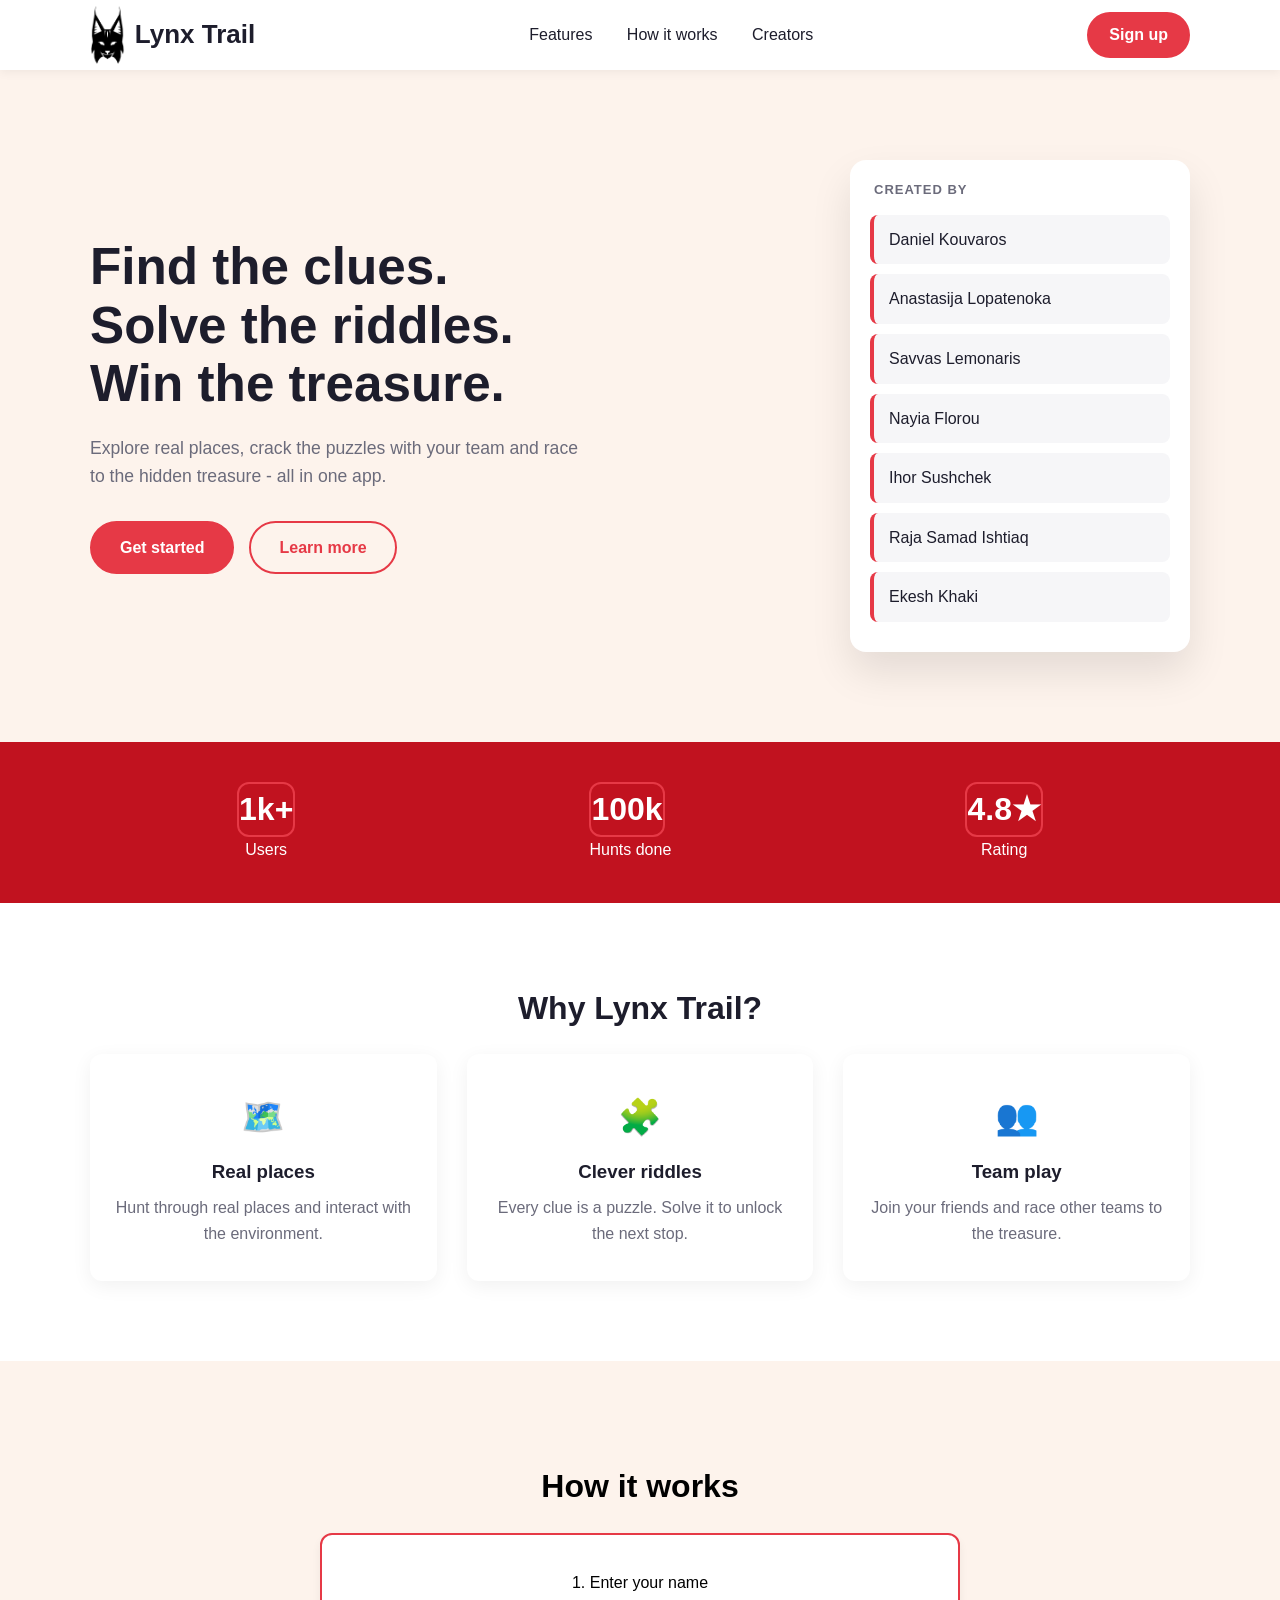
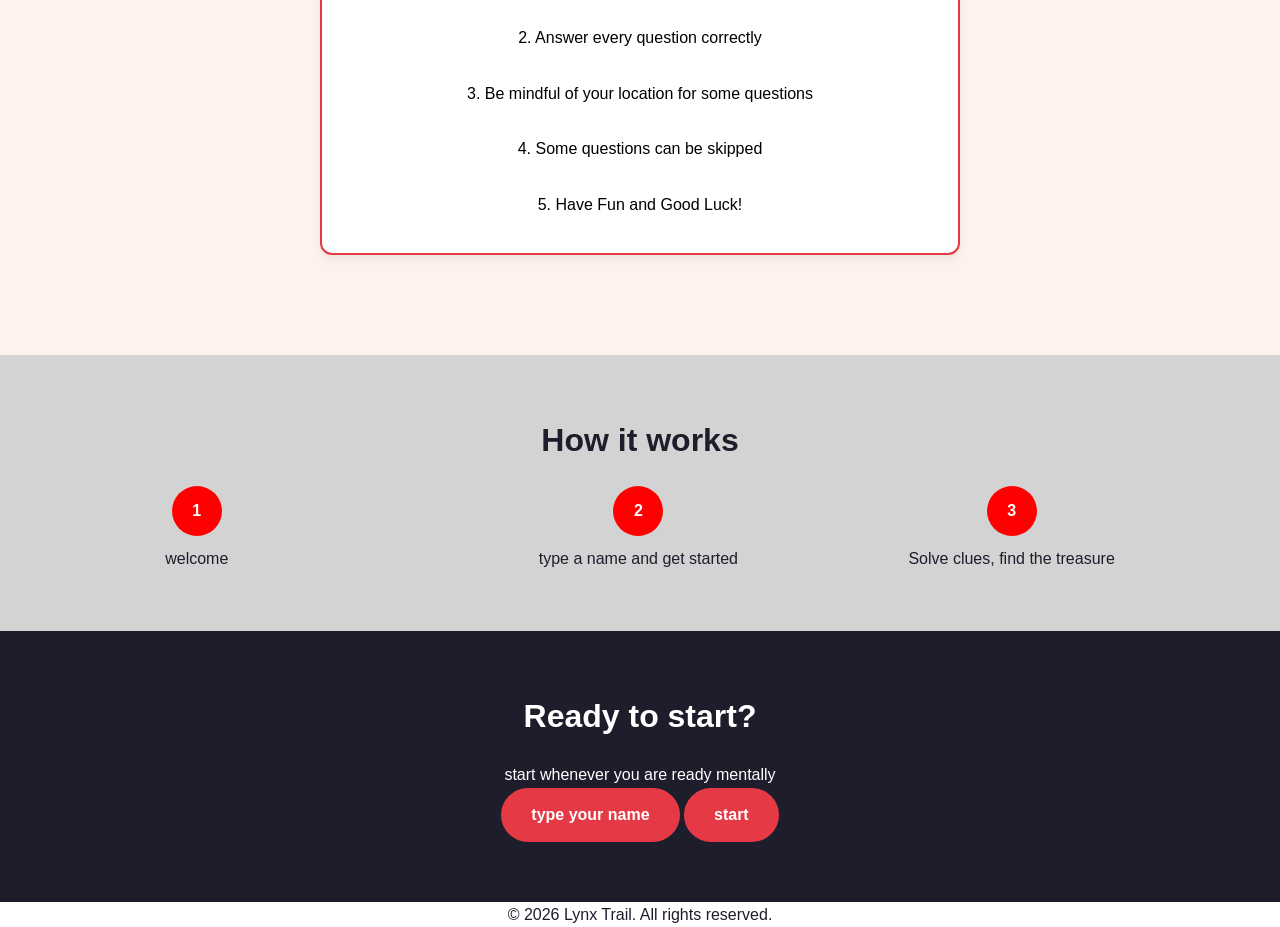
<file: index.html>
<!DOCTYPE html>
<html lang="en">
<head>
    <meta charset="UTF-8">
    <meta name="viewport" content="width=device-width, initial-scale=1.0"> 
    <title>Lynx Trail</title>
    <link rel="stylesheet" href="style.css">
</head>
<body>
    <!-- ======== HEADER ======== -->
    <header class="header-bar">
        <div class="container header-inner">
            <a href="#" class="logo">
                <img src="images/logo.png" alt="Lynx logo">Lynx Trail</a>
            <nav class="header-links">
                <a href="#features">Features</a>
                <a href="#how">How it works</a> <!--For future blocks of (Features,how and creators)-->
                <a href="#developers">Creators</a>
            </nav>
            <a href="#start" class="btn btn-small">Sign up</a> <!--Also for future use-->
        </div>
    </header>

    <!--======== FIRST BLOCK ========= -->
    <section class="first-block">
    <div class="container first-block-inner">
        <div class="first-block-text">
            <h1>Find the clues. <br>Solve the riddles. <br>Win the treasure.</h1>
            <p>Explore real places, crack the puzzles with your team and race to the hidden treasure - all in one app.</p>
            <div class="first-block-buttons">
                <a href="#start" class="btn">Get started</a>
                <a href="#features" class="btn btn-outline">Learn more</a>
            </div>
        </div>

        <div class="mockup">
            <div class="mockup-title">Created by </div>
            <div class="dev-name">Daniel Kouvaros</div>
            <div class="dev-name">Anastasija Lopatenoka</div>
            <div class="dev-name">Savvas Lemonaris</div>
            <div class="dev-name">Nayia Florou</div>
            <div class="dev-name">Ihor Sushchek</div>
            <div class="dev-name">Raja Samad Ishtiaq</div>
            <div class="dev-name">Ekesh Khaki</div>
        </div>
    </div>
    </section>

    <!-- =========== STATS BAND ========== -->
    <section class="band">
        <div class="container stats">
            <div><strong>1k+</strong><span>Users</span></div>
            <div><strong>100k</strong><span>Hunts done</span></div>
            <div><strong>4.8&#9733;</strong><span>Rating</span></div>
        </div>
    </section>

    <!-- ======= FEATURES ========= -->
     <section id="features" class="features">
        <div class="container">
            <h2>Why Lynx Trail?</h2>
            <div class="cards">
                <div class="card">
                    <div class="icon">🗺️</div>
                    <h3>Real places</h3>
                    <p>Hunt through real places and interact with the environment.</p>
                </div>
                <div class="card">
                    <div class="icon">🧩</div>
                    <h3>Clever riddles</h3>
                    <p>Every clue is a puzzle. Solve it to unlock the next stop.</p>
                </div>
                <div class="card">
                    <div class="icon">👥</div>
                    <h3>Team play</h3>
                    <p>Join your friends and race other teams to the treasure.</p>
                </div>
            </div>
        </div>
     </section>



    <!-- =========== HOW IT WORKS BAND ========== --> <!-- Nayia -->
    <section class="band2">
        <div class="name4how">
            <h2>How it works</h2>
            <div class="box">
                    <p>1. Enter your name</p>
                    <p>2. Answer every question correctly</p>
                    <p>3. Be mindful of your location for some questions</p>
                    <p>4. Some questions can be skipped </p>
                    <p>5. Have Fun and Good Luck!</p>
            </div>
        </div>
    </section>





    <! -- ======= how it works ====== -->
    <section id="how" class="how">
        <div class="container">
            <h2>How it works</h2>
            <div class="steps">
                <div class="step">
                    <div class="step-num">1</div>
                    <p>welcome</p>
                </div>
                <div class="step">
                    <div class="step-num">2</div>
                    <p>type a name and get started</p>
                </div>
                <div class="step">
                    <div class="step-num">3</div>
                    <p>Solve clues, find the treasure</p>
                </div>
            </div>
        </div>
    </section>
    <!-- ======= CALL TO ACTION ======= -->
    <section id="start" class="cta">
        <div class="container">
            <h2>Ready to start?</h2>
            <p>start whenever you are ready mentally</p>
            <div class="cta-buttons">
                <a href="#" class="btn btn-light">type your name</a>
                <a href="#" class="btn btn-outline-light">start</a>
            </div>
        </div>
    </section>
             <!-- ======= FOOTER ======= -->
   <footer class="footer">
            <div class="container">
         <p>&copy; 2026 Lynx Trail. All rights reserved.</p>
             </div>
          </footer>



    <!-- =======Google tag (gtag.js)========= -->
<script async src="https://www.googletagmanager.com/gtag/js?id=G-D52XXE508J"></script>
<script>
  window.dataLayer = window.dataLayer || [];
  function gtag(){dataLayer.push(arguments);}
  gtag('js', new Date());

  gtag('config', 'G-D52XXE508J');
</script>

</body>
</html>
</file>
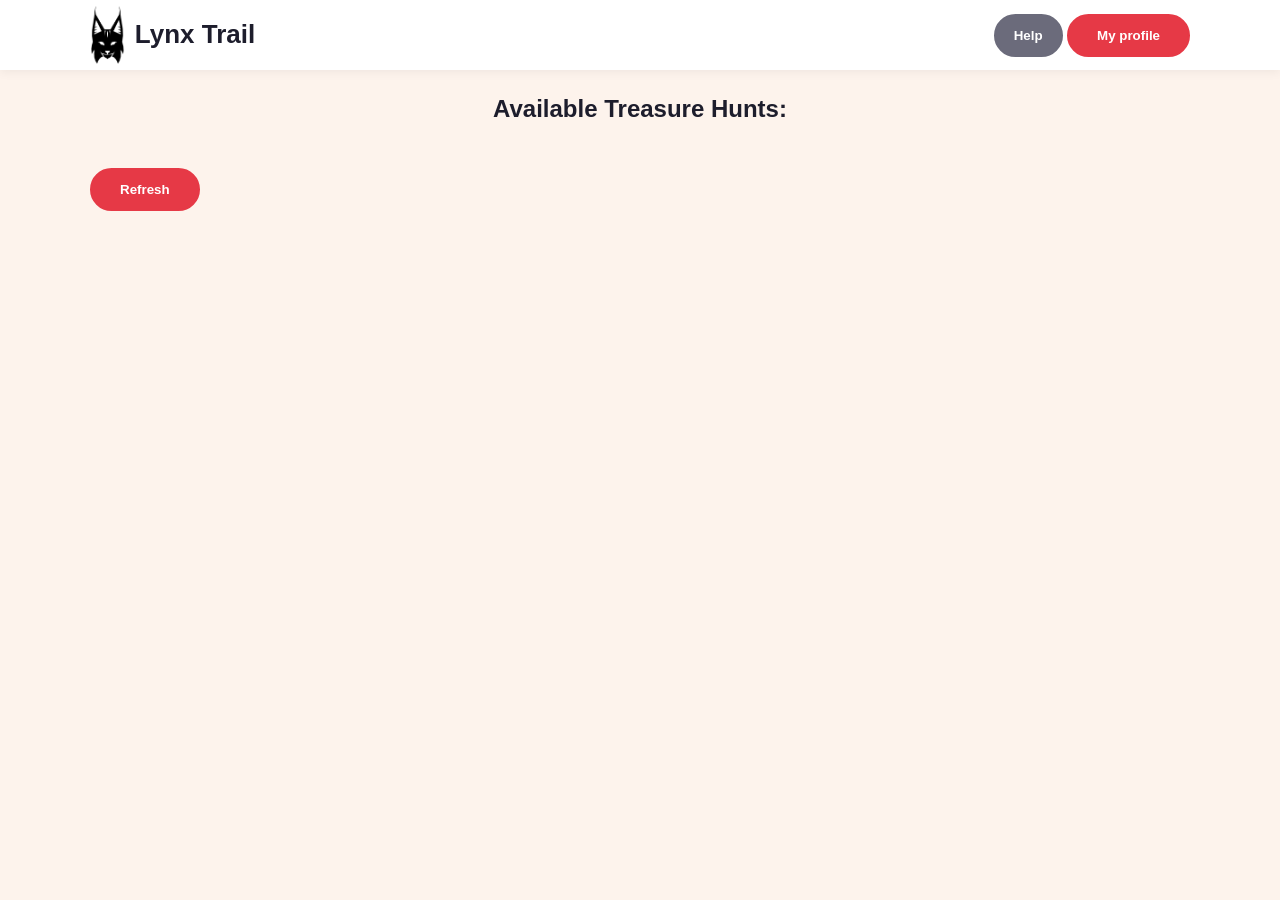
<file: app.html>
<!DOCTYPE html>
<html lang="en">
<head>
    <meta charset="UTF-8">
    <meta name="viewport" content="width=device-width, initial-scale=1.0">
    <title>APP</title>
    <link rel="stylesheet" href="appstyle.css" />
    <script src="js/appscript.js" defer></script>
</head>

<body>

<!-- ======== HEADER ======== -->
<header class="header-bar">
    <div class="container header-inner">
        <div>
            <a href="#" class="logo">
                <img src="images/logo.png" alt="Lynx logo">Lynx Trail</a>
        </div>
        <div>
            <button class="button-help" id="button-help">Help</button>
            <button class="button-account" id="button-account">My profile</button>
        </div>
    </div>
</header>

<!-- ======== LIST OF HUNTS ========-->
<section class="hunt-list" id="hunt-list">
    <div class="container hunt-list-inner">
        <h2>Available Treasure Hunts:</h2>
        <ul class="hunts" id="hunts_list"></ul>
        <button class="button-refresh" id="refresh">Refresh</button>
    </div>
</section>

<!-- ======== START PAGE ========-->
<section class="hunt-start" id="hunt-start">
    <div class="container hunt-start-inner">
        <h2>Please Enter the Name of the Player or Team!</h2>
        <h3>We are now loading available hunts.</h3>
        <div class="hunt-start-form">
            <form class="start-form" id="start-form">
                <input type="text" class="player-name" id="player_name" placeholder="Name" required/>
                <input type="text" class="player-email" id="player_email" placeholder="Email" required/>
                <input type="submit" class="start-button" value="Start the Hunt"/>
            </form>
        </div>
    </div>
</section>

<!-- ======== SCORE ========-->
<section class="player-score" id="player-score">
    <div class="container player-score-inner">
        <h3 class="score" id="score">Score: </h3>
    </div>
</section>


<!-- ======== QUESTION TYPES ========-->
<section class="question" id="question">
    <div class="container question-inner">
        <h2 class="question-text" id="question-text"></h2>
    </div>
</section>

<!-- ======== BOOLEAN ========-->
<section class="bool-question" id="BOOLEAN">
    <h4 class="question-type">Choose True or False?</h4>
    <div class="bool-options">
        <button type="button" class="bool-option-true" id="bool-option-true">True</button>
        <button type="button" class="bool-option-false" id="bool-option-false">False</button>
    </div>
</section>

<!-- ======== MCQ ========-->
<section class="mcq-question" id="MCQ">
    <h4 class="question-type">Choose One of Four?</h4>
    <div class="mcq-options-a-b">
        <button type="button" class="mcq-option-a" id="mcq-option-a">A</button>
        <button type="button" class="mcq-option-b" id="mcq-option-b">B</button>
    </div>
    <div class="mcq-options-c-d">
        <button type="button" class="mcq-option-c" id="mcq-option-c">C</button>
        <button type="button" class="mcq-option-d" id="mcq-option-d">D</button>
    </div>
</section>

<!-- ======== INTEGER ========-->
<section class="integer-question" id="INTEGER">
    <h4 class="question-type">Enter an Integer</h4>
    <div class="integer-option">
        <form>
            <input type="text" class="integer-input" id="answerINTEGER" placeholder="Integer" required/>
            <input type="submit" class="integer-button" id="submitINTEGER" value="Submit"/>
        </form>
    </div>
</section>

<!-- ======== NUMERIC ========-->
<section class="numeric-question" id="NUMERIC">
    <h4 class="question-type">Enter a Numeric Value</h4>
    <div class="numeric-option">
        <form>
            <input type="text" class="numeric-input" id="answerNUMERIC" placeholder="Numeric" required/>
            <input type="submit" class="numeric-button" id="submitNUMERIC" value="Submit"/>
        </form>
    </div>
</section>

<!-- ======== TEXT ========-->
<section class="text-question" id="TEXT">
    <h4 class="question-type">Enter a Word or Phrase</h4>
    <div class="text-option">
        <form>
            <input type="text" class="text-input" id="answerTEXT" placeholder="Text" required/>
            <input type="submit" class="text-button" id="submitTEXT" value="Submit"/>
        </form>
    </div>
</section>

<!-- ======== BOTTOM BLOCK ========-->
<section class="bottom-block" id="bottom-block">
    <div class="container bottom-block-inner">
        <div class="time-left">
            <p id="time-left">Time Left: 00:00</p>
        </div>
        <div class="questions-left">
            <p id="questions-left"></p>
        </div>
        <div class="skip" id="skip">
            <button class="skip-button" id="skip-button">Skip</button>
        </div>
    </div>
</section>

<!-- ======== ERROR ========-->
<section class="error-alert" id="error-alert">
    <div class="error-message" id="error-message">
        <p class="error-message-text" id="error-message-text"></p>
        <button class="error-ok" id="error-ok">OK</button>
    </div>
</section>
</body>
</html>
</file>
<file: style.css>
:root {
    --main: #e63946;
    --main-dark: #c1121f;
    --dark: #1d1d2c;
    --light: #fdf3ec;
    --gray: #6b6b7b;
    --white: #fff;
    --black: #000000;
}

* { /* "*" makes spacing around and inside elements to 0, so there are no default browser gaps */
    margin: 0;
    padding: 0;
    box-sizing: border-box;
}

html {
    scroll-behavior: smooth;
}

body {
    font-family: "Segoe UI", Arial, sans-serif;
    color: var(--dark);
    line-height: 1.6; /*Vertical text separation*/
}

.container { 
    width: 90%;
    max-width: 1100px;
    margin: 0 auto;
}

/*========= BUTTONS  =========*/

.btn {
    display: inline-block;
    padding: 12px 28px;
    background: var(--main);
    color: var(--white);
    text-decoration: none; /*To remove underlining of links*/
    font-weight: 600;
    border-radius: 30px;
    border: 2px solid var(--main);
    transition: 0.2s;
}

.btn:hover { /*To have a smooth color transition*/
    background: var(--main-dark);
    border-color: var(--main-dark);
}

.btn-small { /*Smaller version of .btn, use together for smaller buttons*/
    padding: 8px 20px;
}

.btn-outline {
    background: transparent;
    color: var(--main);
}

.btn-outline:hover {
    background: var(--main);
    color: var(--white);
}

/*========= HEADER-BAR  =========*/
.header-bar {
    background: var(--white);
    position: sticky;
    box-shadow: 0 2px 10px rgba(0, 0, 0, 0.06); /*Shadow for boxes*/
    top: 0;
    z-index: 10; /*To set a header as a top layer*/
}

.header-inner {
    display: flex; /*To put elements from left to right*/
    align-items: center;
    justify-content: space-between;
    height: 70px;
}

.logo {
    font-size: 26px;
    font-weight: 800;
    color: var(--dark);
    text-decoration: none;
    display: flex;
    align-items: center;
    gap: 10px;
}

.logo img {
    height: 60px;
}

.header-links a {
    margin: 0 15px;
    color: var(--dark);
    text-decoration: none;
    font-weight: 500;
    transition: color 0.2s;
}

.header-links a:hover {
    color: var(--main);
}

/*======== FIRST BLOCK ========*/

.first-block {
    background: var(--light);
    padding: 90px 0; /*"0" is forcing it not to make extra space from left and right*/
}

.first-block-inner {
    display: flex;
    align-items: center;
    justify-content: space-between;
    gap: 40px;
}

.first-block-text {
    max-width: 500px;
}

.first-block h1 {
    font-size: 3.2rem;
    line-height: 1.15;
    margin-bottom: 20px;
}

.first-block p {
    color: var(--gray);
    font-size: 1.1rem;
    margin-bottom: 30px;
}

.first-block-buttons {
    display: flex;
    gap: 15px;
    flex-wrap: wrap;
}

.mockup {/*Block for names*/
    margin-left: auto; /*to push it from left to right (takes all space from left)*/
    background: var(--white);
    width: 340px; 
    padding: 20px;
    border-radius: 16px;
    box-shadow: 0 20px 40px rgba(0, 0, 0, 0.1);
}

.mockup-title {
    font-size: 13px;
    font-weight: 700;
    text-transform: uppercase;
    letter-spacing: 1px;
    color: var(--gray);
    margin-bottom: 14px;
    padding-left: 4px;
}

.dev-name {
    padding: 12px 15px;
    margin-bottom: 10px;
    background: #f6f6f8;
    border-radius: 8px;
    border-left: 4px solid var(--main);
}

/*======== STATS BAND ==========*/

.band {
    background: var(--main-dark);
    color: var(--white);
    padding: 40px 0;
}

.stats {
    display: flex;
    justify-content: space-around;
    text-align: center;
}

.stats strong {
    display: block;
    font-size: 2rem;
}

/*========= FEATURES =========*/

h2 {
    font-size: 2rem;
    text-align: center;
    margin-bottom: 40px;
}

.features {
    padding: 80px 0;
}

.cards {
    display: flex;
    gap: 30px;
}

.card {
    flex: 1;
    text-align: center;
    padding: 35px 25px;
    border-radius: 12px;
    background: var(--white);
    box-shadow: 0 5px 20px rgba(0, 0, 0, 0.06);
}

.icon {
    font-size: 2.2rem;
    margin-bottom: 12px;
}

.card h3 {
    margin-bottom: 8px;
}

.card p {
    color: var(--gray);
}
.card button {
}

/*======== HOW IT WORKS BAND ==========*/ /*<!-- Nayia -->*/

.band2 {
    background: var(--light);
    color: var(--black);
    padding: 100px 0;
}

.stats {
    display: flex;
    justify-content: space-around;
    text-align: center;
    left: 30px;
}


.stats strong {
    border-radius: 12px;
    border: 2px solid var(--main);
    width: fit-content;
}

h2 {
    font-size: 2rem;
    text-align: center;
    margin-bottom: 20px;
}

.box {
    display: flex;
    gap: 30px;
    width: 50%;
    margin: 0 auto;
    flex-direction: column;
    border-radius: 12px;
    border: 2px solid var(--main);
    text-align: center;
    padding: 35px 15px;
    background: var(--white);
    box-shadow: 0 5px 10px rgba(0, 0, 0.06, 0.06);
}




/* How it works */
.how { background: lightgray; padding: 60px 0; text-align: center; }
.steps { display: flex; justify-content: space-around;  gap: 90px; }
.step-num {
    width: 50px; height: 50px; line-height: 50px;
    margin: 0 auto 10px; border-radius: 50%;/*this is what makes them circles*/
    background: red; color: white; font-weight: bold;}
.step:nth-child(2) {/* changed the num 2 pos cuz it wasnt in the middle*/
    position: relative;
    left: 70px;
}
/* Ready to start?*/
.cta { background: var(--dark); padding: 60px 0;color: white; text-align: center; }
/* Footer */
.footer { text-align: center; }
</file>
<file: appstyle.css>
section {
    display: none;
}

.hunt-list {
    display: block;
}

:root {
    --main: #e63946;
    --main-dark: #c1121f;
    --dark: #1d1d2c;
    --light: #fdf3ec;
    --gray: #6b6b7b;
    --white: #fff;
}

* { /* "*" makes spacing around and inside elements to 0, so there are no default browser gaps */
    margin: 0;
    padding: 0;
    box-sizing: border-box;
}

html {
    scroll-behavior: smooth;
}

body {
    background: var(--light);
    font-family: "Segoe UI", Arial, sans-serif;
    color: var(--dark);
    line-height: 1.6; /*Vertical text separation*/
}

.container {
    width: 100%;
    max-width: 1100px;
    margin: 0 auto;
}

h2 {
    text-align: center;
    color: var(--dark);
}

h3 {
    text-align: center;
    color: var(--gray);
}

/*========= HEADER-BAR  =========*/
.header-bar {
    background: var(--white);
    position: sticky;
    box-shadow: 0 2px 10px rgba(0, 0, 0, 0.06); /*Shadow for boxes*/
    top: 0;
    z-index: 10; /*To set a header as a top layer*/
}

.header-inner {
    display: flex; /*To put elements from left to right*/
    align-items: center;
    justify-content: space-between;
    height: 70px;
}

.logo {
    font-size: 26px;
    font-weight: 800;
    color: var(--dark);
    text-decoration: none;
    display: flex;
    align-items: center;
    gap: 10px;
}

.logo img {
    height: 60px;
}

.button-account {
    display: inline-block;
    padding: 12px 28px;
    background: var(--main);
    color: var(--white);
    text-decoration: none; /*To remove underlining of links*/
    font-weight: 600;
    border-radius: 30px;
    border: 2px solid var(--main);
    transition: 0.2s;
}

.button-account:hover {
    border: 2px solid var(--dark);
}

.button-help {
    display: inline-block;
    padding: 12px 18px;
    background: var(--gray);
    color: var(--white);
    text-decoration: none; /*To remove underlining of links*/
    font-weight: 600;
    border-radius: 30px;
    border: 2px solid var(--gray);
    transition: 0.2s;
}

.button-help:hover {
    border: 2px solid var(--dark);
}

/*========= LIST OF HUNTS =========*/
.hunt-list {
    margin-top: 20px;
}
.hunt-list-inner {
    margin-top: 20px;
}
.hunts li button{
    border: 2px solid var(--gray);
    background: var(--white);
    border-radius: 20px;
    color: var(--gray);
    padding: 10px 20px;
    display: block;
    width: 300px;
    gap: 10px;
    text-decoration: none;
    font-size: 15px;
    font-weight: 600;
}
.hunts li button:hover {
    border: 2px solid var(--main);
    color: var(--main);
    font-weight: 600;
}

.hunts {
    display: flex;
    flex-direction: column;
    gap: 10px;
    margin-top: 20px;
}
.hunts li button::marker {
    color: var(--dark);
}

.button-refresh {
    display: inline-block;
    padding: 12px 28px;
    background: var(--main);
    color: var(--white);
    text-decoration: none; /*To remove underlining of links*/
    font-weight: 600;
    border-radius: 30px;
    border: 2px solid var(--main);
    transition: 0.2s;
    margin-top: 20px;
}

.button-refresh:hover {
    border: 2px solid var(--main-dark);
}

/*========= START PAGE =========*/
.hunt-start {
    margin-top: 40px;
}
.hunt-start-form {
    display: flex;
    flex-direction: column;
    gap: 10px;
    margin-top: 20px;
    width: 100%;
    align-items: center;
}

.start-form {
    display: flex;
    flex-direction: column;
    gap: 10px;
    max-width: 300px;
}

.player-name, .player-email {
    background: var(--white);
    border: 3px solid var(--main);
    color: var(--dark);
    padding: 10px 15px;
    text-decoration: none;
    font-size: 20px;
    font-weight: 600;
    border-radius: 20px;
    transition: 0.2s;
}

.player-name:focus, .player-email:focus {
    border: 3px solid var(--dark);
}

.player-name::placeholder, .player-email::placeholder {
    color: var(--gray);
    font-size: 15px;
    font-weight: 600;
    text-align: left;
}

.start-button {
    background: var(--main);
    color: var(--white);
    padding: 10px 15px;
    width: 200px;
    text-decoration: none;
    font-size: 15px;
    font-weight: 1000;
    border-radius: 20px;
    transition: 0.2s;
    border: 5px solid var(--main);
    align-self: center;
}

.start-button:hover {
    border: 5px solid var(--main-dark);
}

/*========= SCORE =========*/

.score {
    margin-top: 20px;
    color: var(--main);
    font-weight: 800;
}

/*========= QUESTION =========*/
.question {
    margin-top: 20px;
}

.question-text a {
    color: var(--main);
    text-decoration: none;
}

.question-text {
    text-align: center;
    color: var(--dark);
}

.question-type {
    text-align: center;
    color: var(--gray);
}

/*========= BOOLEAN =========*/
.bool-options {
    display: flex;
    justify-content: center;
    gap: 10px;
    margin-top: 80px;
}

.bool-option-true {
    background: var(--main);
    color: var(--white);
    display: inline-block;
    padding: 50px 50px;
    text-decoration: none; /*To remove underlining of links*/
    font-size: 40px;
    font-weight: 1000;
    border-radius: 20px;
    border: 5px solid var(--main);
    transition: 0.2s;
}

.bool-option-true:hover {
    border: 5px solid var(--main-dark);
}

.bool-option-false {
    background: var(--dark);
    color: var(--white);
    display: inline-block;
    padding: 50px 50px;
    text-decoration: none; /*To remove underlining of links*/
    font-size: 40px;
    font-weight: 1000;
    border-radius: 20px;
    border: 5px solid var(--dark);
    transition: 0.2s;
}

.bool-option-false:hover {
    border: 5px solid var(--main-dark);
}

/*========= MCQ =========*/
.mcq-options-a-b {
    display: flex;
    justify-content: center;
    gap: 10px;
    margin-top: 80px;
}
.mcq-options-c-d {
    display: flex;
    justify-content: center;
    gap: 10px;
    margin-top: 10px;
}

.mcq-option-a {
    background: var(--main);
    color: var(--white);
    display: inline-block;
    padding: 20px 200px;
    text-decoration: none; /*To remove underlining of links*/
    font-size: 40px;
    font-weight: 1000;
    border-radius: 20px;
    border: 5px solid var(--main);
    transition: 0.2s;
}

.mcq-option-a:hover {
    border: 5px solid var(--main-dark);
}

.mcq-option-b {
    background: var(--dark);
    color: var(--white);
    display: inline-block;
    padding: 20px 200px;
    text-decoration: none; /*To remove underlining of links*/
    font-size: 40px;
    font-weight: 1000;
    border-radius: 20px;
    border: 5px solid var(--dark);
    transition: 0.2s;
}

.mcq-option-b:hover {
    border: 5px solid var(--gray);
}

.mcq-option-c {
    background: var(--gray);
    color: var(--white);
    display: inline-block;
    padding: 20px 200px;
    text-decoration: none; /*To remove underlining of links*/
    font-size: 40px;
    font-weight: 1000;
    border-radius: 20px;
    border: 5px solid var(--gray);
    transition: 0.2s;
}

.mcq-option-c:hover {
    border: 5px solid var(--dark);
}

.mcq-option-d {
    background: var(--main-dark);
    color: var(--white);
    display: inline-block;
    padding: 20px 200px;
    text-decoration: none; /*To remove underlining of links*/
    font-size: 40px;
    font-weight: 1000;
    border-radius: 20px;
    border: 5px solid var(--main-dark);
    transition: 0.2s;
}

.mcq-option-d:hover {
    border: 5px solid var(--main);
}

/*========= INTEGER, NUMERIC & TEXT =========*/
.integer-option, .numeric-option, .text-option {
    display: flex;
    justify-content: center;
    margin-top: 30px;
    gap: 10px;
}

.integer-input, .numeric-input, .text-input {
    background: var(--white);
    border: 5px solid var(--main);
    color: var(--dark);
    display: inline-block;
    padding: 15px 100px;
    text-decoration: none;
    font-size: 20px;
    font-weight: 1000;
    border-radius: 20px;
    transition: 0.2s;
    text-align: left;
}

.integer-input::placeholder, .numeric-input::placeholder, .text-input::placeholder {
    color: var(--gray);
    font-size: 20px;
    font-weight: 600;
}

.integer-input:focus, .numeric-input:focus, .text-input:focus {
    border: 5px solid var(--dark);
}

.integer-button, .numeric-button, .text-button {
    background: var(--main);
    color: var(--white);
    display: inline-block;
    padding: 15px 20px;
    text-decoration: none;
    font-size: 20px;
    font-weight: 1000;
    border-radius: 20px;
    transition: 0.2s;
    border: 5px solid var(--main);
}

.integer-button:hover, .numeric-button:hover, .text-button:hover {
    border: 5px solid var(--main-dark);
}

/*========= BOTTOM BLOCK =========*/
.bottom-block {
    margin-top: 70px;
}

.bottom-block-inner {
    display: flex;
    align-items: center;
    justify-content: space-between;
    margin-top: 50px;
}

/*========= SKIP BUTTON =========*/
.skip-button {
    padding: 12px 28px;
    background: var(--white);
    color: var(--dark);
    text-decoration: none; /*To remove underlining of links*/
    font-weight: 600;
    border-radius: 20px;
    border: 2px solid var(--dark);
    transition: 0.2s;
}

.skip-button:hover {
    background: var(--gray);
    color: var(--white);
}

/*========= ERROR MESSAGE =========*/
.error-alert {
    display: none;
    position: fixed;
    top: 0;
    left: 0;
    width: 100%;
    height: 100%;
}
.error-message {
    position: absolute;
    top: 50%;
    left: 50%;
    transform: translate(-50%, -50%);
    width: 500px;
    height: 150px;
    background-color: var(--dark);
    color: var(--white);
    border: 5px solid var(--main);
    border-radius: 20px;
    display: flex;
    flex-direction: column;
    align-items: center;
    text-align: center;
}
.error-message-text {
    font-size: 20px;
    font-weight: 500;
}

.error-ok {
    padding: 12px 28px;
    background: var(--main);
    color: var(--white);
    font-weight: 600;
    border-radius: 30px;
    border: 2px solid var(--main);
    transition: 0.2s;
    margin-top: auto;
    margin-bottom: 5px;
}

.error-ok:hover {
    border: 2px solid var(--dark);
}
</file>
